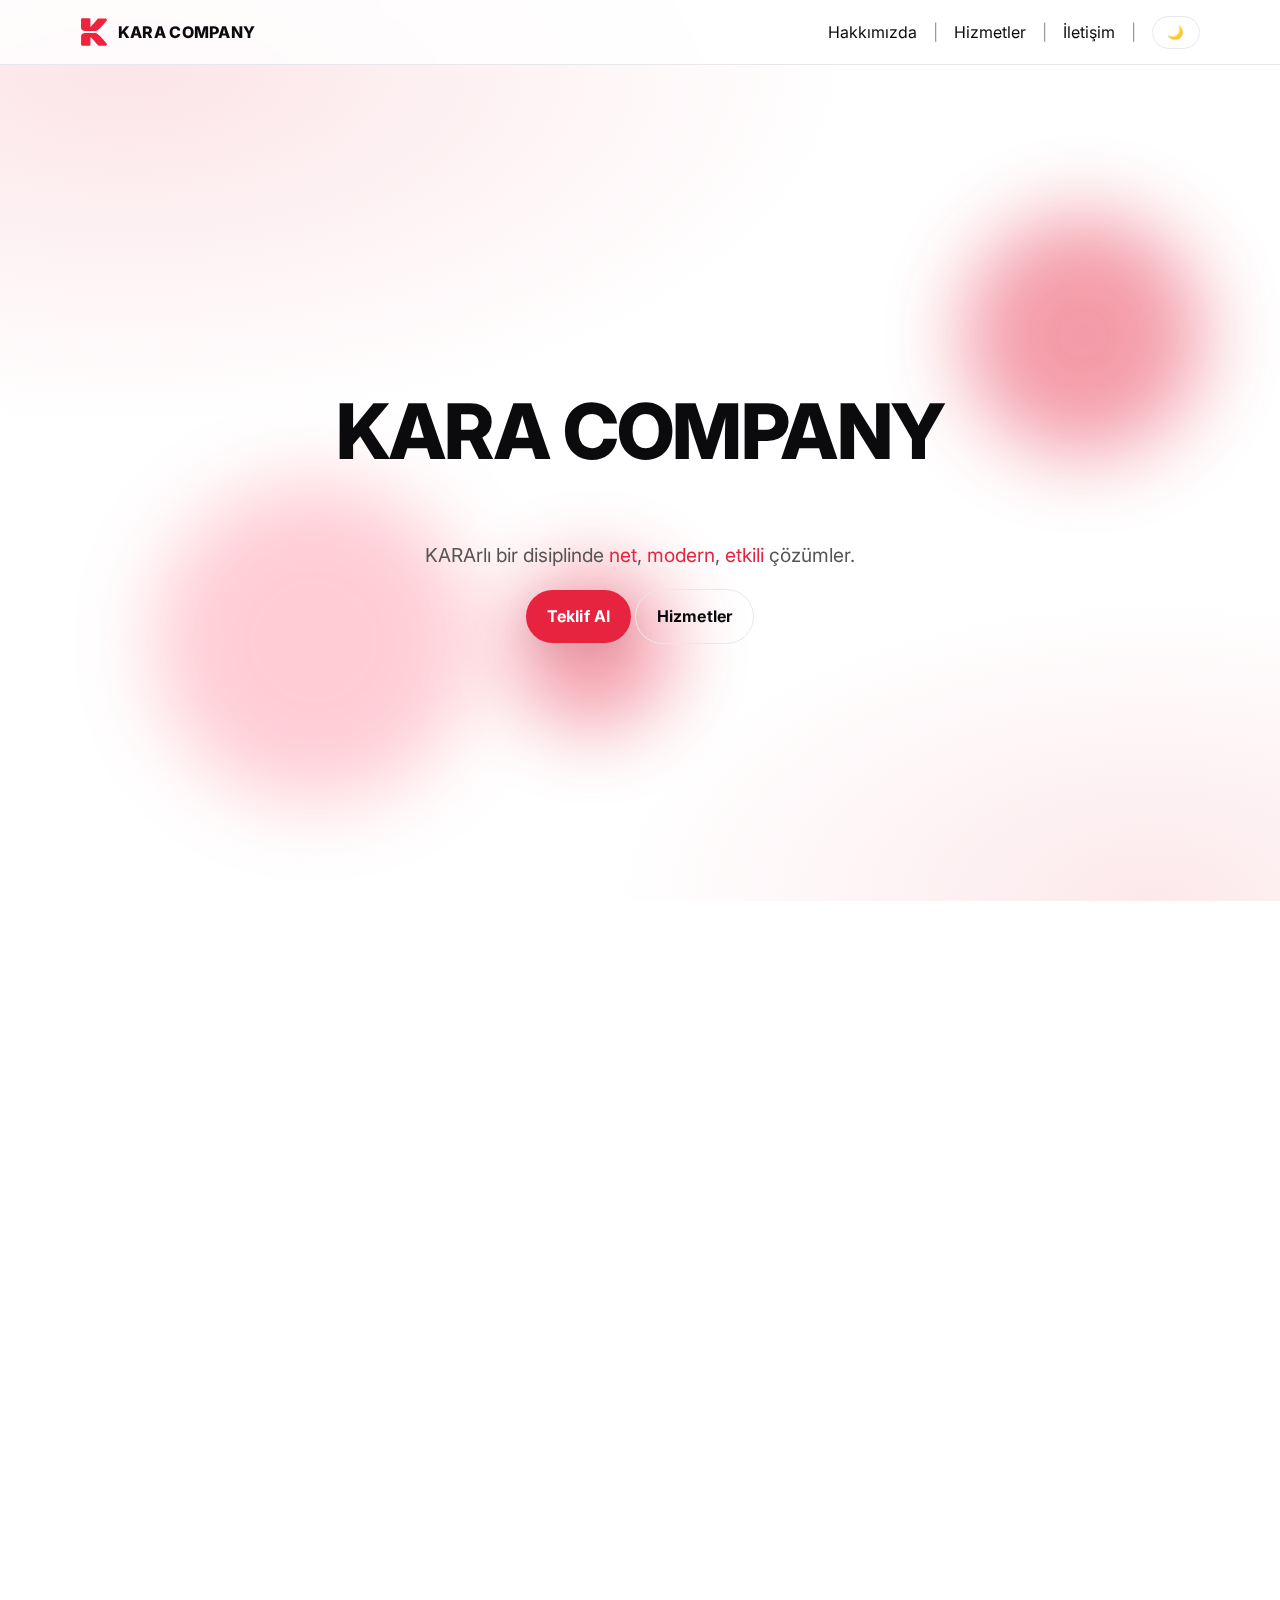
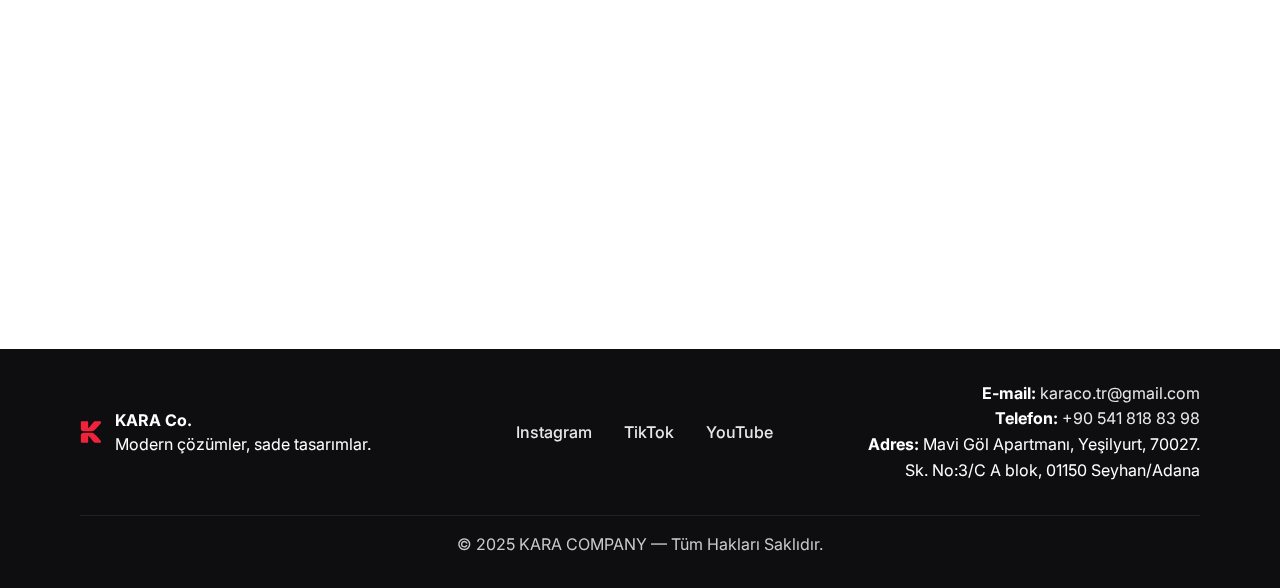
<file: index.html>
<!DOCTYPE html>
<html lang="tr" class="theme-light">
<head>
  <title>KARA COMPANY —  "Again..."</title>
  <meta charset="utf-8">
  <meta name="viewport" content="width=device-width, initial-scale=1">
  <meta name="theme-color" content="#E62440">
  <meta name="description" content="KARA Co. — Modern, sade ve KARArlı bir disiplinde web deneyimleri.">
  <link rel="icon" href="assets/icons/favicon.svg" type="image/svg+xml">
  <link rel="manifest" href="site.webmanifest">
  <link rel="preconnect" href="https://fonts.gstatic.com" crossorigin>
  <link href="https://fonts.googleapis.com/css2?family=Inter:wght@400;600;700;800&display=swap" rel="stylesheet">
  <link rel="stylesheet" href="css/style.css">
</head>
<body>
  <header class="navbar" role="banner">
    <div class="container nav-inner">
      <a href="index.html" class="brand" aria-label="KARA COMPANY anasayfa">
        <img src="assets/icons/logo.svg" alt="KARA Co. Logo" class="brand-logo" />
        <span class="brand-text">KARA COMPANY</span>
      </a>
      <nav class="nav" role="navigation" aria-label="Ana menü">
        <button class="nav-toggle" aria-expanded="false" aria-controls="nav-list" aria-label="Menüyü aç/kapat">
          <span></span><span></span><span></span>
        </button>
        <ul id="nav-list" class="nav-list">
          <li><a href="about.html">Hakkımızda</a></li>
          <li><a href="services.html">Hizmetler</a></li>
          <li><a href="contact.html">İletişim</a></li>
          <li><button id="theme-toggle" class="btn btn--ghost small" aria-pressed="false" aria-label="Tema değiştir">🌙</button></li>
        </ul>
      </nav>
    </div>
  </header>
  <main id="content" class="site-main">
    <!-- HERO -->
    <section class="section hero" data-reveal>
      <div class="hero-bg"></div>
      <div class="container hero-inner">
        <h1 class="display hero-title">KARA COMPANY</h1>
        <p class="lead hero-sub">KARArlı bir disiplinde <span class="accent">net</span>, <span class="accent">modern</span>, <span class="accent">etkili</span> çözümler.</p>
        <div class="cta-group">
          <a class="btn" href="contact.html">Teklif Al</a>
          <a class="btn btn--ghost" href="services.html">Hizmetler</a>
        </div>
      </div>
      <div class="hero-media" aria-hidden="true">
        <div class="hero-orb orb-1"></div>
        <div class="hero-orb orb-2"></div>
        <div class="hero-orb orb-3"></div>
      </div>
    </section>

    <!-- FEATURES -->
    <section class="section section--tight" data-reveal>
      <div class="container">
        <div class="grid grid-3 feature-grid">
          <article class="card tilt" tabindex="0">
            <h3>Ambalaj Çözümleri</h3>
            <p>Markanızı rafta ve dijitalde öne çıkaran sürdürülebilir tasarımlar.</p>
            <a class="link" href="services.html#ambalaj">Keşfet</a>
          </article>
          <article class="card tilt" tabindex="0">
            <h3>Marka Danışmanlığı</h3>
            <p>Net konumlandırma, dil ve görsel sistemler ile bütüncül deneyim.</p>
            <a class="link" href="services.html#danismanlik">Keşfet</a>
          </article>
          <article class="card tilt" tabindex="0">
            <h3>Dijital Tasarım</h3>
            <p>Hızlı, erişilebilir ve premium hisli arayüzler.</p>
            <a class="link" href="services.html#dijital">Keşfet</a>
          </article>
        </div>
      </div>
    </section>

    <!-- STATEMENT -->
    <section class="section statement" data-reveal>
      <div class="container">
        <h2 class="display-sm">Sadelik, incelik ister.</h2>
        <p class="muted max-700">Vizyonumuz

KARA Co. olarak, ambalaj ve tasarım çözümlerinde yalnızca estetik değil, aynı zamanda işlevselliği de ön planda tutan, yenilikçi ve sürdürülebilir ürünler geliştirmeyi hedefliyoruz. Global ölçekte güvenilen, modern ve ilham veren bir marka olmak en büyük vizyonumuzdur.

Misyonumuz

Müşterilerimizin ihtiyaçlarını en iyi şekilde anlayarak; kaliteli, çevre dostu ve yaratıcı ambalaj çözümleri sunuyoruz. Her işimizde sadelik, şeffaflık ve mükemmeliyet anlayışıyla hareket ederek markaların değerini yükseltmeyi misyon edindik.</p>
      </div>
    </section>

    <!-- CTA STRIP -->
    <section class="section strip" data-reveal>
      <div class="container strip-inner">
        <h3>Projenizi birlikte büyütelim.</h3>
        <a class="btn btn--dark" href="contact.html">Bilgi / Teklif Al</a>
      </div>
    </section>
  </main>
  <footer class="footer">
    <div class="container footer-grid">
      <div class="footer-brand">
        <img src="assets/icons/logo.svg" alt="KARA Co. Logo" class="brand-logo small" />
        <div>
          <strong>KARA Co.</strong><br />
          Modern çözümler, sade tasarımlar.
        </div>
      </div>
      <div class="footer-links">
  <a href="https://www.instagram.com/karaco.tr" target="_blank" rel="noopener" aria-label="Instagram">
    <i class="fab fa-instagram"></i> Instagram
  </a>
  <a href="https://www.tiktok.com/@karaco.tr" target="_blank" rel="noopener" aria-label="TikTok">
    <i class="fab fa-tiktok"></i> TikTok
  </a>
  <a href="https://www.youtube.com/@KARACo-tr" target="_blank" rel="noopener" aria-label="YouTube">
    <i class="fab fa-youtube"></i> YouTube
  </a>
</div>
      <div class="footer-contact">
        <div><b>E-mail:</b> <a href="mailto:karaco.tr@gmail.com">karaco.tr@gmail.com</a></div>
        <div><b>Telefon:</b> <a href="tel:+905418188398">+90 541 818 83 98</a></div>
        <div><b>Adres:</b> Mavi Göl Apartmanı, Yeşilyurt, 70027. Sk. No:3/C A blok, 01150 Seyhan/Adana</div>
      </div>
    </div>
    <div class="container footer-note">© 2025 KARA COMPANY — Tüm Hakları Saklıdır.</div>
  </footer>
  <script src="js/main.js"></script>
</body>
</html>
</file>
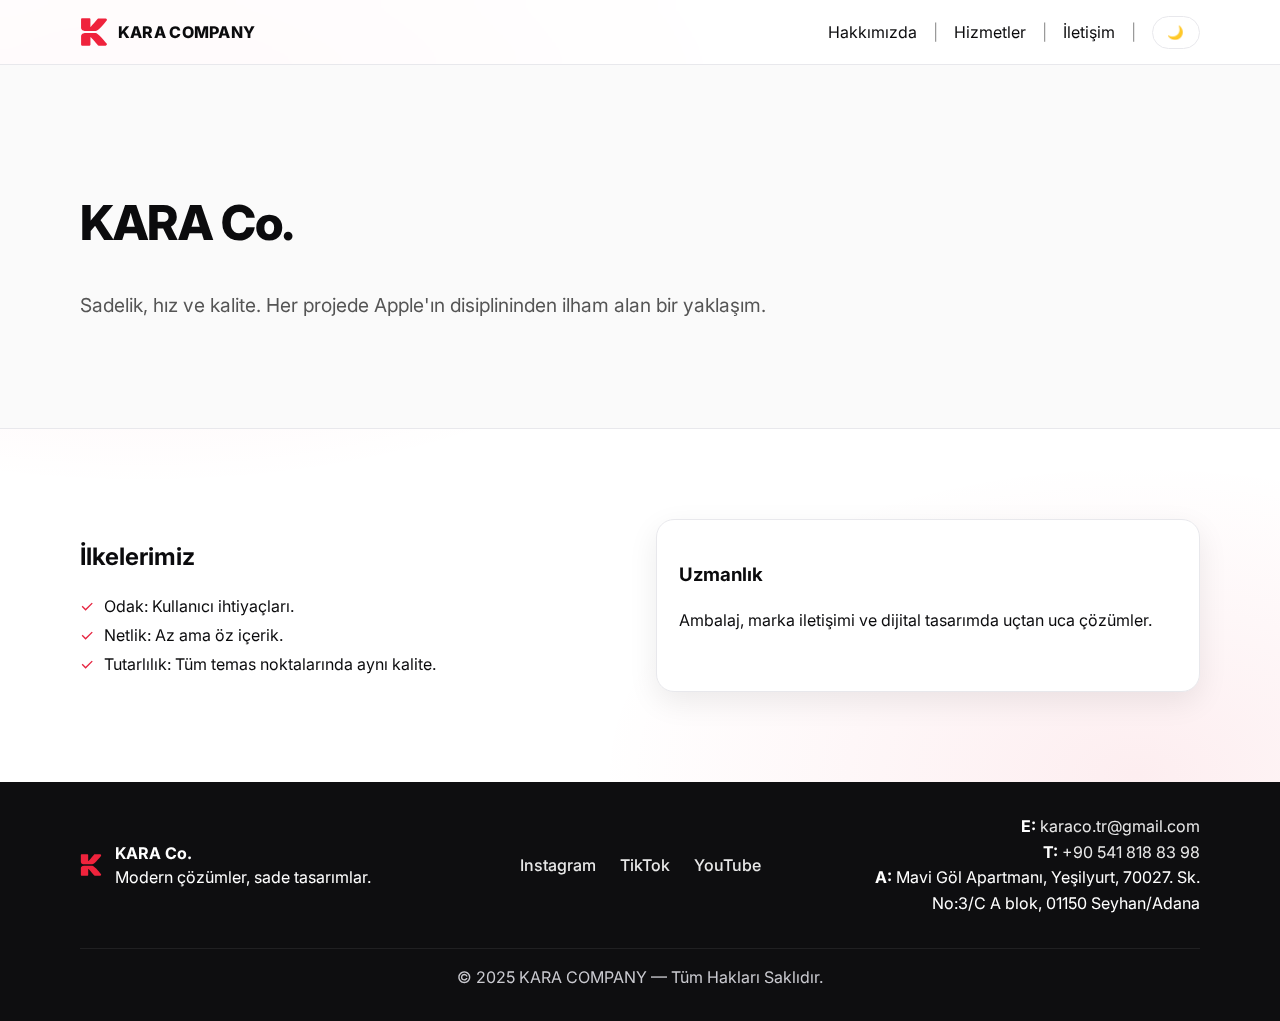
<file: about.html>
<!DOCTYPE html>
<html lang="tr" class="theme-light">
<head>
  <title>Hakkımızda — KARA COMPANY</title>
  <meta charset="utf-8">
  <meta name="viewport" content="width=device-width, initial-scale=1">
  <meta name="theme-color" content="#E62440">
  <meta name="description" content="KARA Co. — Modern, sade ve Apple disiplininde web deneyimleri.">
  <link rel="icon" href="assets/icons/favicon.svg" type="image/svg+xml">
  <link rel="manifest" href="site.webmanifest">
  <link rel="preconnect" href="https://fonts.gstatic.com" crossorigin>
  <link href="https://fonts.googleapis.com/css2?family=Inter:wght@400;600;700;800&display=swap" rel="stylesheet">
  <link rel="stylesheet" href="css/style.css">
</head>
<body>
  <header class="navbar" role="banner">
    <div class="container nav-inner">
      <a href="index.html" class="brand" aria-label="KARA COMPANY anasayfa">
        <img src="assets/icons/logo.svg" alt="KARA Co. Logo" class="brand-logo" />
        <span class="brand-text">KARA COMPANY</span>
      </a>
      <nav class="nav" role="navigation" aria-label="Ana menü">
        <button class="nav-toggle" aria-expanded="false" aria-controls="nav-list" aria-label="Menüyü aç/kapat">
          <span></span><span></span><span></span>
        </button>
        <ul id="nav-list" class="nav-list">
          <li><a href="about.html">Hakkımızda</a></li>
          <li><a href="services.html">Hizmetler</a></li>
          <li><a href="contact.html">İletişim</a></li>
          <li><button id="theme-toggle" class="btn btn--ghost small" aria-pressed="false" aria-label="Tema değiştir">🌙</button></li>
        </ul>
      </nav>
    </div>
  </header>
  <main id="content" class="site-main">
    <section class="section page-hero" data-reveal>
      <div class="container">
        <h1 class="display-sm">KARA Co.</h1>
        <p class="lead max-700">Sadelik, hız ve kalite. Her projede Apple'ın disiplininden ilham alan bir yaklaşım.</p>
      </div>
    </section>

    <section class="section" data-reveal>
      <div class="container grid grid-2">
        <div>
          <h2>İlkelerimiz</h2>
          <ul class="checklist">
            <li>Odak: Kullanıcı ihtiyaçları.</li>
            <li>Netlik: Az ama öz içerik.</li>
            <li>Tutarlılık: Tüm temas noktalarında aynı kalite.</li>
          </ul>
        </div>
        <div class="card">
          <h3>Uzmanlık</h3>
          <p>Ambalaj, marka iletişimi ve dijital tasarımda uçtan uca çözümler.</p>
        </div>
      </div>
    </section>
  </main>
  <footer class="footer">
    <div class="container footer-grid">
      <div class="footer-brand">
        <img src="assets/icons/logo.svg" alt="KARA Co. Logo" class="brand-logo small" />
        <div>
          <strong>KARA Co.</strong><br />
          Modern çözümler, sade tasarımlar.
        </div>
      </div>
      <div class="footer-links">
        <a href="https://www.instagram.com/karaco.tr" target="_blank" rel="noopener" aria-label="Instagram">Instagram</a>
        <a href="https://www.tiktok.com/@karaco.tr" target="_blank" rel="noopener" aria-label="TikTok">TikTok</a>
        <a href="https://www.youtube.com/@KARACo-tr" target="_blank" rel="noopener" aria-label="YouTube">YouTube</a>
      </div>
      <div class="footer-contact">
        <div><b>E:</b> <a href="mailto:karaco.tr@gmail.com">karaco.tr@gmail.com</a></div>
        <div><b>T:</b> <a href="tel:+905418188398">+90 541 818 83 98</a></div>
        <div><b>A:</b> Mavi Göl Apartmanı, Yeşilyurt, 70027. Sk. No:3/C A blok, 01150 Seyhan/Adana</div>
      </div>
    </div>
    <div class="container footer-note">© 2025 KARA COMPANY — Tüm Hakları Saklıdır.</div>
  </footer>
  <script src="js/main.js"></script>
</body>
</html>
</file>
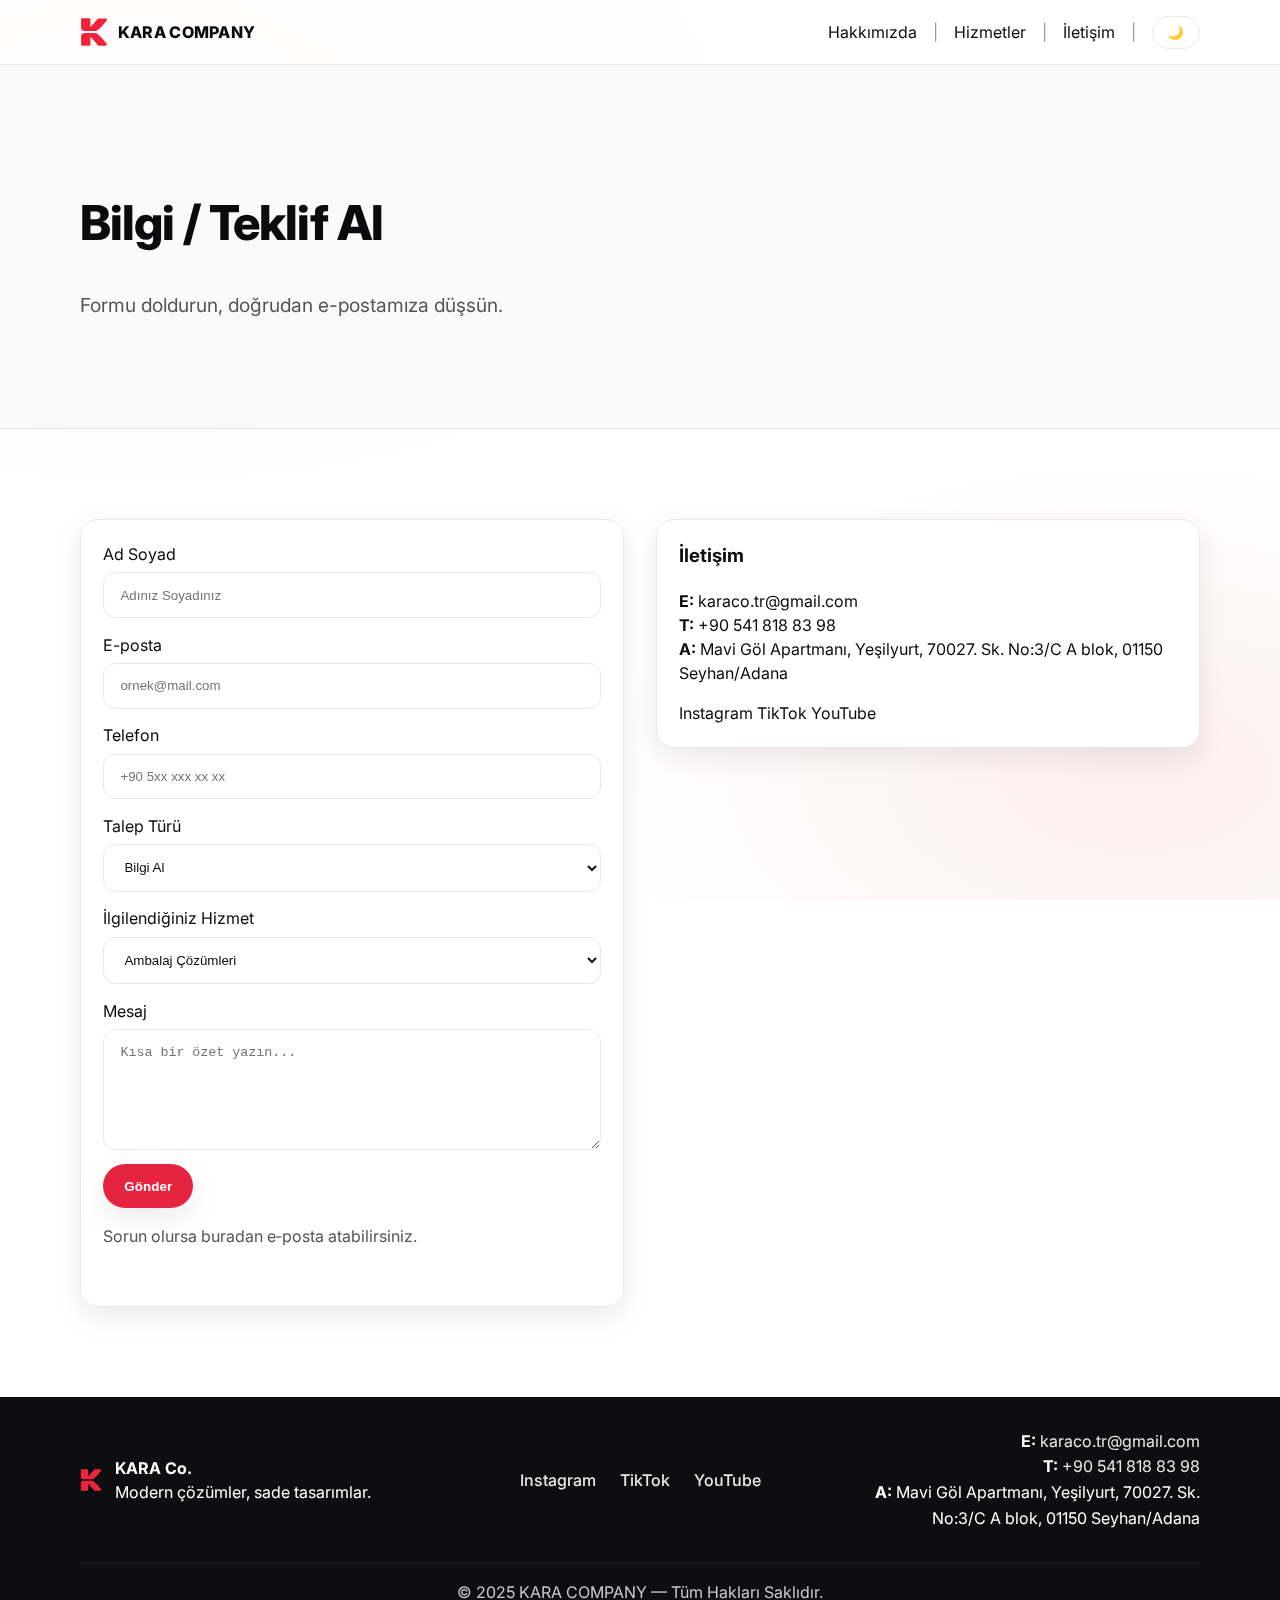
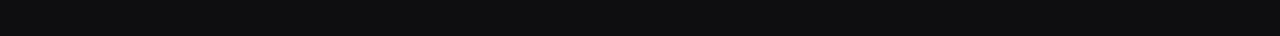
<file: contact.html>
<!DOCTYPE html>
<html lang="tr" class="theme-light">
<head>
  <title>İletişim — KARA COMPANY</title>
  <meta charset="utf-8">
  <meta name="viewport" content="width=device-width, initial-scale=1">
  <meta name="theme-color" content="#E62440">
  <meta name="description" content="KARA Co. — Modern, sade ve Apple disiplininde web deneyimleri.">
  <link rel="icon" href="assets/icons/favicon.svg" type="image/svg+xml">
  <link rel="manifest" href="site.webmanifest">
  <link rel="preconnect" href="https://fonts.gstatic.com" crossorigin>
  <link href="https://fonts.googleapis.com/css2?family=Inter:wght@400;600;700;800&display=swap" rel="stylesheet">
  <link rel="stylesheet" href="css/style.css">
</head>
<body>
  <header class="navbar" role="banner">
    <div class="container nav-inner">
      <a href="index.html" class="brand" aria-label="KARA COMPANY anasayfa">
        <img src="assets/icons/logo.svg" alt="KARA Co. Logo" class="brand-logo" />
        <span class="brand-text">KARA COMPANY</span>
      </a>
      <nav class="nav" role="navigation" aria-label="Ana menü">
        <button class="nav-toggle" aria-expanded="false" aria-controls="nav-list" aria-label="Menüyü aç/kapat">
          <span></span><span></span><span></span>
        </button>
        <ul id="nav-list" class="nav-list">
          <li><a href="about.html">Hakkımızda</a></li>
          <li><a href="services.html">Hizmetler</a></li>
          <li><a href="contact.html">İletişim</a></li>
          <li><button id="theme-toggle" class="btn btn--ghost small" aria-pressed="false" aria-label="Tema değiştir">🌙</button></li>
        </ul>
      </nav>
    </div>
  </header>
  <main id="content" class="site-main">
    <section class="section page-hero" data-reveal>
      <div class="container">
        <h1 class="display-sm">Bilgi / Teklif Al</h1>
        <p class="lead">Formu doldurun, doğrudan e-postamıza düşsün.</p>
      </div>
    </section>

    <section class="section" data-reveal>
      <div class="container grid grid-2 align-start">
        <form id="contact-form" class="form card" novalidate>
          <!-- Formspree: endpoint URL'nizi bu gizli input'a yapıştırın -->
          <input type="hidden" name="_formspree" value="">

          <label>
            <span>Ad Soyad</span>
            <input name="name" type="text" placeholder="Adınız Soyadınız" required>
          </label>

          <label>
            <span>E-posta</span>
            <input name="email" type="email" placeholder="ornek@mail.com" required>
          </label>

          <label>
            <span>Telefon</span>
            <input name="phone" type="tel" placeholder="+90 5xx xxx xx xx">
          </label>

          <label>
            <span>Talep Türü</span>
            <select name="requestType" required>
              <option value="Bilgi Al">Bilgi Al</option>
              <option value="Teklif Al">Teklif Al</option>
            </select>
          </label>

          <label>
            <span>İlgilendiğiniz Hizmet</span>
            <select name="service">
              <option>Ambalaj Çözümleri</option>
              <option>Marka Danışmanlığı</option>
              <option>Dijital Tasarım</option>
            </select>
          </label>

          <label>
            <span>Mesaj</span>
            <textarea name="message" rows="6" placeholder="Kısa bir özet yazın..." required></textarea>
          </label>

          <button class="btn" type="submit">Gönder</button>
          <p class="form-note muted">Sorun olursa <a href="mailto:karaco.tr@gmail.com?subject=Web%20Form&body=Ad%3A%20...%0AEmail%3A%20...%0ATelefon%3A%20...%0ATalep%3A%20Bilgi/Teklif%0AHizmet%3A%20...%0AMesaj%3A%20...">buradan e‑posta</a> atabilirsiniz.</p>

          <div id="form-status" class="form-status" role="status" aria-live="polite"></div>
        </form>

        <aside class="card contact-block">
          <h3>İletişim</h3>
          <p><b>E:</b> <a href="mailto:karaco.tr@gmail.com">karaco.tr@gmail.com</a><br>
          <b>T:</b> <a href="tel:+905418188398">+90 541 818 83 98</a><br>
          <b>A:</b> Mavi Göl Apartmanı, Yeşilyurt, 70027. Sk. No:3/C A blok, 01150 Seyhan/Adana</p>
          <div class="socials">
            <a href="https://www.instagram.com/karaco.tr" target="_blank" rel="noopener">Instagram</a>
            <a href="https://www.tiktok.com/@karaco.tr" target="_blank" rel="noopener">TikTok</a>
            <a href="https://www.youtube.com/@KARACo-tr" target="_blank" rel="noopener">YouTube</a>
          </div>
        </aside>
      </div>
    </section>
  </main>
  <footer class="footer">
    <div class="container footer-grid">
      <div class="footer-brand">
        <img src="assets/icons/logo.svg" alt="KARA Co. Logo" class="brand-logo small" />
        <div>
          <strong>KARA Co.</strong><br />
          Modern çözümler, sade tasarımlar.
        </div>
      </div>
      <div class="footer-links">
        <a href="https://www.instagram.com/karaco.tr" target="_blank" rel="noopener" aria-label="Instagram">Instagram</a>
        <a href="https://www.tiktok.com/@karaco.tr" target="_blank" rel="noopener" aria-label="TikTok">TikTok</a>
        <a href="https://www.youtube.com/@KARACo-tr" target="_blank" rel="noopener" aria-label="YouTube">YouTube</a>
      </div>
      <div class="footer-contact">
        <div><b>E:</b> <a href="mailto:karaco.tr@gmail.com">karaco.tr@gmail.com</a></div>
        <div><b>T:</b> <a href="tel:+905418188398">+90 541 818 83 98</a></div>
        <div><b>A:</b> Mavi Göl Apartmanı, Yeşilyurt, 70027. Sk. No:3/C A blok, 01150 Seyhan/Adana</div>
      </div>
    </div>
    <div class="container footer-note">© 2025 KARA COMPANY — Tüm Hakları Saklıdır.</div>
  </footer>
  <script src="js/main.js"></script>
</body>
</html>
</file>
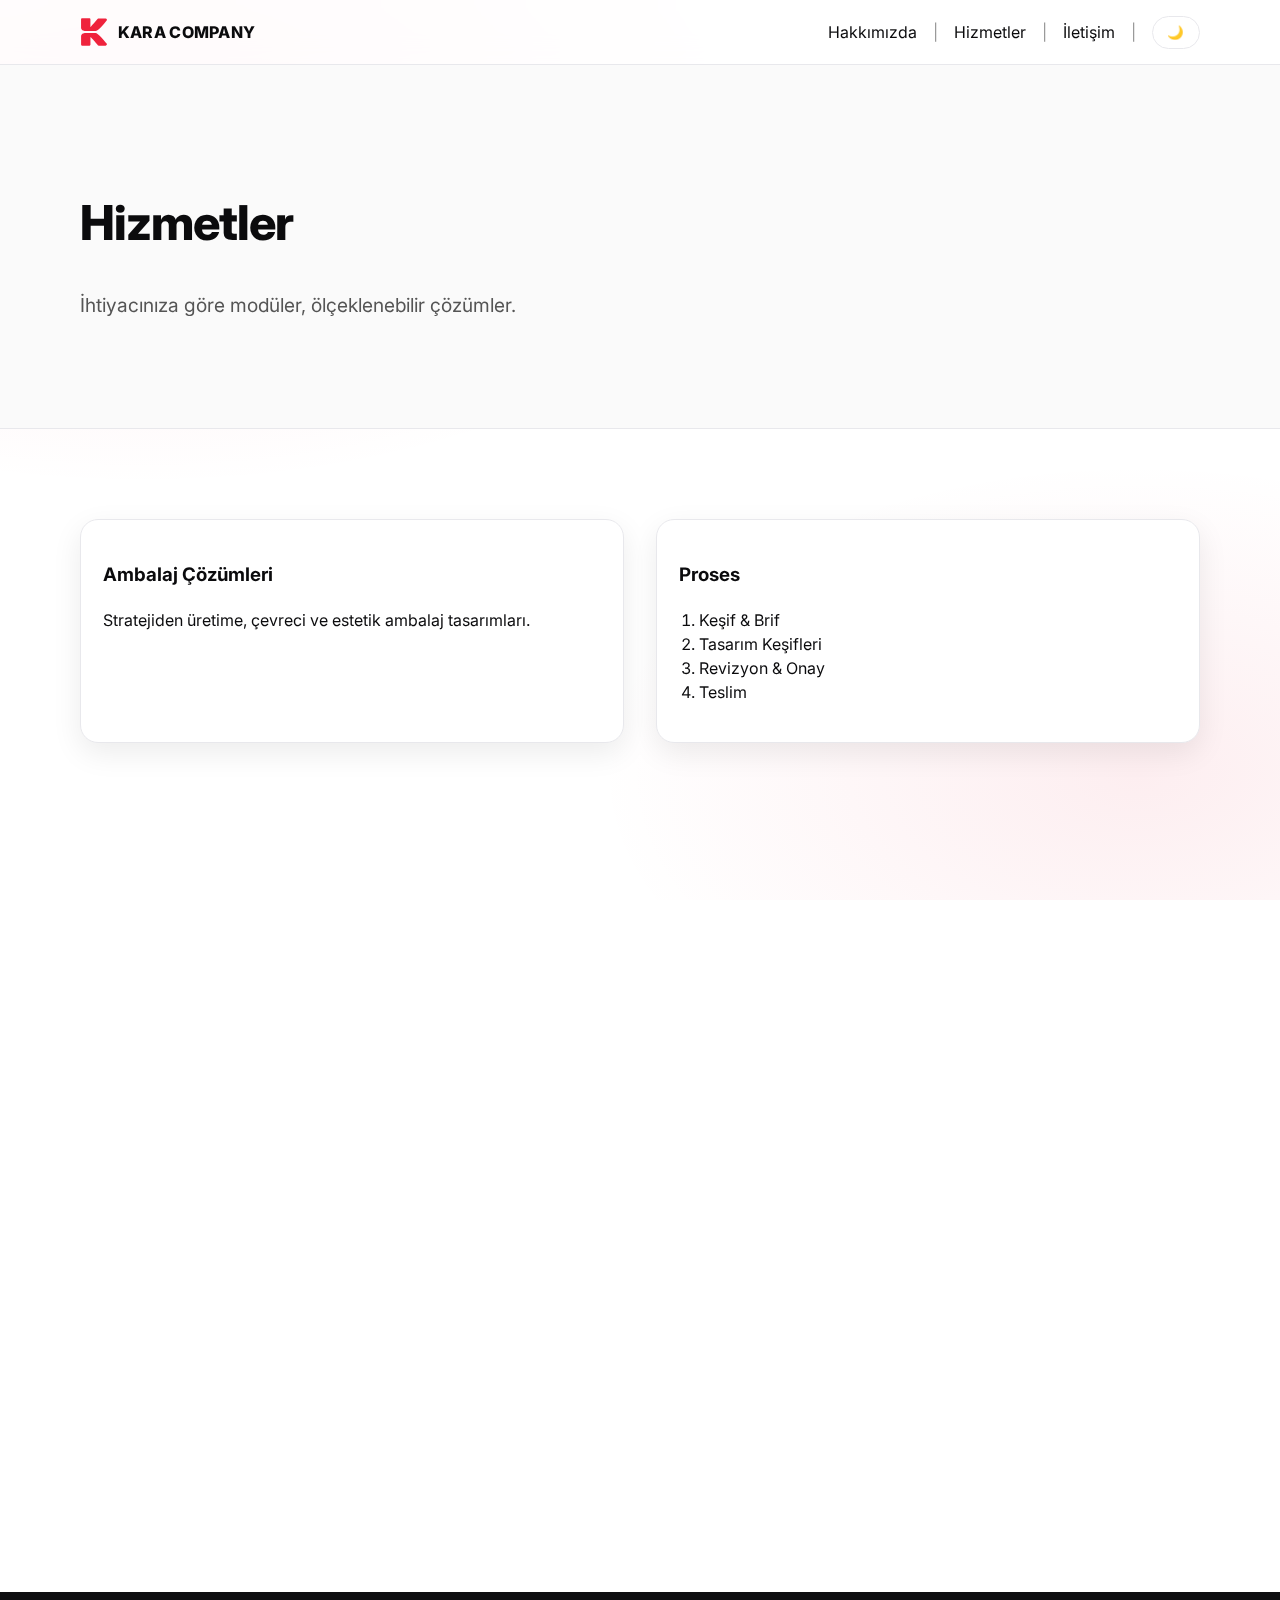
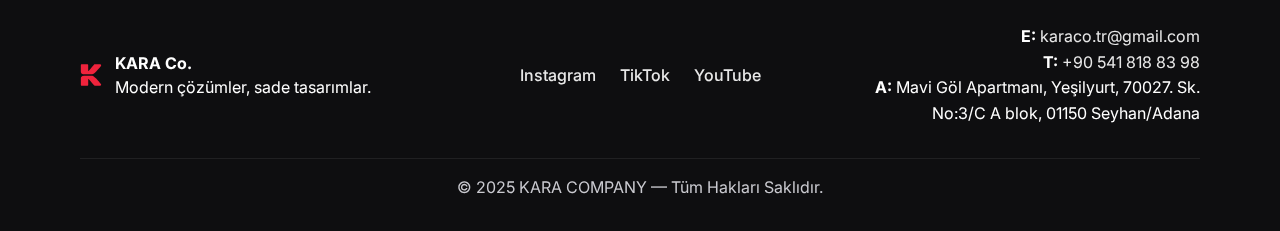
<file: services.html>
<!DOCTYPE html>
<html lang="tr" class="theme-light">
<head>
  <title>Hizmetler — KARA COMPANY</title>
  <meta charset="utf-8">
  <meta name="viewport" content="width=device-width, initial-scale=1">
  <meta name="theme-color" content="#E62440">
  <meta name="description" content="KARA Co. — Modern, sade ve Apple disiplininde web deneyimleri.">
  <link rel="icon" href="assets/icons/favicon.svg" type="image/svg+xml">
  <link rel="manifest" href="site.webmanifest">
  <link rel="preconnect" href="https://fonts.gstatic.com" crossorigin>
  <link href="https://fonts.googleapis.com/css2?family=Inter:wght@400;600;700;800&display=swap" rel="stylesheet">
  <link rel="stylesheet" href="css/style.css">
</head>
<body>
  <header class="navbar" role="banner">
    <div class="container nav-inner">
      <a href="index.html" class="brand" aria-label="KARA COMPANY anasayfa">
        <img src="assets/icons/logo.svg" alt="KARA Co. Logo" class="brand-logo" />
        <span class="brand-text">KARA COMPANY</span>
      </a>
      <nav class="nav" role="navigation" aria-label="Ana menü">
        <button class="nav-toggle" aria-expanded="false" aria-controls="nav-list" aria-label="Menüyü aç/kapat">
          <span></span><span></span><span></span>
        </button>
        <ul id="nav-list" class="nav-list">
          <li><a href="about.html">Hakkımızda</a></li>
          <li><a href="services.html">Hizmetler</a></li>
          <li><a href="contact.html">İletişim</a></li>
          <li><button id="theme-toggle" class="btn btn--ghost small" aria-pressed="false" aria-label="Tema değiştir">🌙</button></li>
        </ul>
      </nav>
    </div>
  </header>
  <main id="content" class="site-main">
    <section class="section page-hero" data-reveal>
      <div class="container">
        <h1 class="display-sm">Hizmetler</h1>
        <p class="lead">İhtiyacınıza göre modüler, ölçeklenebilir çözümler.</p>
      </div>
    </section>

    <section class="section" data-reveal id="ambalaj">
      <div class="container grid grid-2">
        <div class="card tilt">
          <h3>Ambalaj Çözümleri</h3>
          <p>Stratejiden üretime, çevreci ve estetik ambalaj tasarımları.</p>
        </div>
        <div class="card">
          <h3>Proses</h3>
          <ol class="steps">
            <li>Keşif & Brif</li>
            <li>Tasarım Keşifleri</li>
            <li>Revizyon & Onay</li>
            <li>Teslim</li>
          </ol>
        </div>
      </div>
    </section>

    <section class="section" data-reveal id="danismanlik">
      <div class="container grid grid-2">
        <div class="card tilt">
          <h3>Marka Danışmanlığı</h3>
          <p>Konumlandırma, dil, görsel kimlik; ölçülebilir çıktılarla.</p>
        </div>
        <div class="card">
          <h3>Çıktılar</h3>
          <ul class="bullets">
            <li>Marka kılavuzu</li>
            <li>Sosyal medya setleri</li>
            <li>Kampanya mesaj haritası</li>
          </ul>
        </div>
      </div>
    </section>

    <section class="section" data-reveal id="dijital">
      <div class="container grid grid-2">
        <div class="card tilt">
          <h3>Dijital Tasarım</h3>
          <p>Web, landing page, e-ticaret, e-mail setleri.</p>
        </div>
        <div class="card">
          <h3>Teknoloji</h3>
          <ul class="bullets">
            <li>HTML/CSS/JS (hafif ve hızlı)</li>
            <li>GSAP/Intersection Observer ile animasyon</li>
            <li>Erişilebilirlik ve SEO odaklı</li>
          </ul>
        </div>
      </div>
    </section>
  </main>
  <footer class="footer">
    <div class="container footer-grid">
      <div class="footer-brand">
        <img src="assets/icons/logo.svg" alt="KARA Co. Logo" class="brand-logo small" />
        <div>
          <strong>KARA Co.</strong><br />
          Modern çözümler, sade tasarımlar.
        </div>
      </div>
      <div class="footer-links">
        <a href="https://www.instagram.com/karaco.tr" target="_blank" rel="noopener" aria-label="Instagram">Instagram</a>
        <a href="https://www.tiktok.com/@karaco.tr" target="_blank" rel="noopener" aria-label="TikTok">TikTok</a>
        <a href="https://www.youtube.com/@KARACo-tr" target="_blank" rel="noopener" aria-label="YouTube">YouTube</a>
      </div>
      <div class="footer-contact">
        <div><b>E:</b> <a href="mailto:karaco.tr@gmail.com">karaco.tr@gmail.com</a></div>
        <div><b>T:</b> <a href="tel:+905418188398">+90 541 818 83 98</a></div>
        <div><b>A:</b> Mavi Göl Apartmanı, Yeşilyurt, 70027. Sk. No:3/C A blok, 01150 Seyhan/Adana</div>
      </div>
    </div>
    <div class="container footer-note">© 2025 KARA COMPANY — Tüm Hakları Saklıdır.</div>
  </footer>
  <script src="js/main.js"></script>
</body>
</html>
</file>
<file: css/style.css>
/* ==================================
   THEME TOKENS
================================== */
:root {
  --brand-red: #E62440;
  --brand-cream: #f2f2ff;
}

/* Light / Dark palettes */
.theme-light {
  --bg: #FFFFFF;
  --bg-soft: #FAFAFA;
  --surface: #FFFFFF;
  --text: #0B0B0D;
  --text-muted: #555;
  --border: #E8E8EC;
  --shadow: 0 10px 30px rgba(0,0,0,.08);

  /* ✅ Global bg glow yoğunlukları (light) */
  --bg-glow-1: rgba(230,36,64,.10);
  --bg-glow-2: rgba(230,36,64,.08);
}
.theme-dark {
  --bg: #0D0D10;
  --bg-soft: #0F1115;
  --surface: #0F1115;
  --text: #F5F5F7;
  --text-muted: #B5B6BA;
  --border: #2A2D34;
  --shadow: 0 10px 40px rgba(0,0,0,.6);

  /* ✅ Global bg glow yoğunlukları (dark) */
  --bg-glow-1: rgba(230,36,64,.22);
  --bg-glow-2: rgba(230,36,64,.16);
}

/* Motion preference */
@media (prefers-reduced-motion: no-preference) { :root { --reveal-dur: 900ms; } }
@media (prefers-reduced-motion: reduce) { :root { --reveal-dur: 0ms; } }

/* Base */
* { box-sizing: border-box; }
html, body { height: 100%; }
html { scroll-behavior: smooth; }
body {
  margin: 0;
  font-family: Inter, -apple-system, BlinkMacSystemFont, 'Segoe UI', Roboto, Ubuntu, Cantarell, 'Helvetica Neue', Arial, 'Apple Color Emoji', 'Segoe UI Emoji', 'Segoe UI Symbol', sans-serif;
  line-height: 1.5;
  color: var(--text);

  /* ✅ Tüm sayfa için hafif, dinamik arka plan */
  background:
    radial-gradient(1100px 600px at 8% 10%, var(--bg-glow-1), transparent 60%),
    radial-gradient(900px 520px at 92% 90%, var(--bg-glow-2), transparent 60%),
    var(--bg);
  background-attachment: fixed, fixed, fixed;
  background-size: 140% 140%, 140% 140%, auto;
  background-position: 0% 0%, 100% 100%, 0 0;
  animation: moveWaves 15s ease-in-out infinite alternate;

  transition: background .35s ease, color .35s ease;
}

/* Reduced motion: animasyonu kapat */
@media (prefers-reduced-motion: reduce){
  body { animation: none !important; }
}

/* Layout helpers */
.container { width: min(1120px, 92vw); margin-inline: auto; }
.section { padding: clamp(3rem, 7vw, 6rem) 0; position: relative; }
.section--tight { padding: clamp(2rem, 5vw, 3.5rem) 0; }
.grid { display: grid; gap: 2rem; }
.grid-2 { grid-template-columns: repeat(2, minmax(0, 1fr)); }
.grid-3 { grid-template-columns: repeat(3, minmax(0, 1fr)); }
.align-start { align-items: start; }
@media (max-width: 900px){ .grid-2, .grid-3 { grid-template-columns: 1fr; }}

/* Type scale */
.display { font-size: clamp(2.8rem, 6vw, 5rem); font-weight: 800; letter-spacing: -0.02em; }
.display-sm { font-size: clamp(2rem, 4vw, 3rem); font-weight: 800; letter-spacing: -0.02em; }
.lead { font-size: clamp(1.05rem, 1.5vw, 1.25rem); color: var(--text-muted); }
.muted { color: var(--text-muted); }
.max-600 { max-width: 600px; }
.max-700 { max-width: 700px; }
.accent { color: var(--brand-red); }

/* Links & Buttons */
a { color: inherit; text-decoration: none; }
.link { color: var(--brand-red); font-weight: 600; position: relative; }
.link::after { content:""; position:absolute; left:0; right:0; bottom:-2px; height:2px; background: var(--brand-red); transform: scaleX(0); transform-origin:left; transition: transform .3s; }
.link:hover::after { transform: scaleX(1); }

.btn {
  display:inline-flex; align-items:center; justify-content:center; gap:.5rem;
  padding:.9rem 1.3rem; border-radius:999px; font-weight:700; letter-spacing:.01em;
  background: var(--brand-red); color: #fff; border: 0; box-shadow: var(--shadow);
  transform: translateZ(0); transition: transform .25s ease, box-shadow .25s ease, background .25s ease;
}
.btn:hover { transform: translateY(-2px); }
.btn:active { transform: translateY(0); }
.btn--ghost { background: transparent; color: var(--text); border: 1px solid var(--border); box-shadow: none; }
.btn--dark { background:#111; color:#fff; }
.btn.small { padding:.5rem .9rem; font-weight: 600; }

/* Navbar */
.navbar {
  position: sticky; top:0; z-index: 1000;
  background: color-mix(in oklab, var(--surface), transparent 20%);
  -webkit-backdrop-filter: saturate(180%) blur(12px);
  backdrop-filter: saturate(180%) blur(12px);
  border-bottom: 1px solid var(--border);
}
.nav-inner{ display:flex; align-items:center; justify-content:space-between; min-height:64px; }
.brand { display:flex; gap:.6rem; align-items:center; font-weight:800; letter-spacing:.02em; }
.brand-logo { width:28px; height:28px; }
.brand-logo.small { width:22px; height:22px; }
.brand-text { display:none; font-weight:800; }
@media (min-width:520px){ .brand-text{ display:inline; }}

/* ✅ Bullet kaldırma + ayırıcı ekleme */
.nav { position: relative; }
.nav-list {
  display:flex;
  gap:1rem;
  align-items:center;
  list-style: none;
  margin: 0;
  padding: 0;
}
.nav-list li {
  list-style: none;
  position: relative;
}

/* Ayırıcı çizgi ekleme */
.nav-list li:not(:last-child)::after {
  content: "|";
  margin-left: 1rem;
  color: var(--text-muted);
  opacity: 0.6;
}

.nav-toggle { display:none; background:none; border:0; padding:.5rem; }
.nav-toggle span { display:block; width:22px; height:2px; background:var(--text); margin:.3rem 0; transition:.3s; }

@media (max-width: 820px){
  .nav-toggle{ display:block; }
  .nav-list{
    position:absolute; right:0; top: 110%; width: 60vw; max-width: 320px;
    background: var(--surface); border:1px solid var(--border); box-shadow: var(--shadow); padding:.8rem;
    display:none; flex-direction:column; align-items:stretch; gap:.4rem; border-radius:14px;
    list-style: none;
  }
  .nav-list li:not(:last-child)::after {
    content: none; /* mobil menüde ayırıcı çizgi olmasın */
  }
  .nav-list.open{ display:flex; }
}

/* Hero */
.hero {
  min-height: calc(100vh - 64px);
  display:flex; align-items:center; overflow:hidden; background: var(--surface);
}
.hero-bg {
  position:absolute; inset:0; pointer-events:none;
  background:
    radial-gradient(1200px 600px at 10% 0%, rgba(230,36,64,.12), rgba(255,252,242,0) 60%),
    radial-gradient(900px 500px at 90% 100%, rgba(230,36,64,.10), rgba(255,252,242,0) 60%);
}
.theme-dark .hero-bg {
  background:
    radial-gradient(1200px 600px at 10% 0%, rgba(230,36,64,.25), rgba(16,16,18,0) 60%),
    radial-gradient(900px 500px at 90% 100%, rgba(230,36,64,.18), rgba(16,16,18,0) 60%);
}
.hero-inner { position:relative; z-index:1; text-align:center; will-change: transform, opacity; }
.hero-title, .hero-sub { will-change: transform, opacity; }

.hero-media .hero-orb{
  position:absolute; border-radius:50%; filter: blur(40px); opacity:.45; transform: translateZ(0);
}
.orb-1 { width: 240px; height: 240px; background: #E62440; right: 6%; top: 18%; }
.orb-2 { width: 320px; height: 320px; background: #FF8FA1; left: 12%; bottom: 12%; opacity: .25; }
.orb-3 { width: 160px; height: 160px; background: #E62440; left: 40%; top: 60%; opacity: .18; }

/* Cards */
.card {
  background: var(--surface); border: 1px solid var(--border); border-radius: 18px; padding: 1.4rem;
  box-shadow: var(--shadow);
  transition: transform .25s ease, box-shadow .25s ease;
}
.card:hover { transform: translateY(-4px); box-shadow: 0 16px 40px rgba(0,0,0,.12); }

/* Lists */
.checklist { list-style:none; padding-left:0; }
.checklist li{ margin: .3rem 0; }
.checklist li::before{ content:"✓"; color: var(--brand-red); margin-right: .6rem; }
.steps, .bullets { padding-left: 1.2rem; }

/* CTA strip */
.strip { background: var(--brand-cream); color: #111; }
.theme-dark .strip { background: #15171B; color: var(--text); }
.strip-inner { display:flex; align-items:center; justify-content: space-between; gap: 1rem; }
@media (max-width:640px){ .strip-inner{ flex-direction:column; text-align:center; }}

/* Forms */
.form label { display:grid; gap:.4rem; margin-bottom: .9rem; }
.form input, .form select, .form textarea {
  width:100%; padding:.9rem 1rem; border-radius:12px; border:1px solid var(--border); background:var(--surface);
  outline:none; transition:border .2s ease, box-shadow .2s ease;
  color: var(--text);
}
.form input:focus, .form select:focus, .form textarea:focus {
  border-color: var(--brand-red);
  box-shadow: 0 0 0 3px rgba(230,36,64,.15);
}
.form-status { margin-top:.8rem; min-height:1.2rem; }
.contact-block h3{ margin-top:0; }

/* Footer */
.footer { 
  background: #0E0E10; 
  color:#fff; 
}
.footer-grid { 
  display:grid; 
  gap:2rem; 
  grid-template-columns: 1fr 1fr 1fr; /* eşit kolon */
  padding: 2rem 0; 
  align-items: center;
}
.footer a { 
  color: #fff; 
  opacity:.9; 
  transition: color .3s, transform .3s; 
}
.footer a:hover { 
  opacity:1; 
}
.footer-brand { 
  display:flex; 
  gap:.8rem; 
  align-items:center; 
}
.footer-note { 
  padding: 1rem 0 2rem; 
  color:#C9C9CF; 
  border-top: 1px solid rgba(255,255,255,.08); 
  text-align: center;
}

/* ✅ Ortadaki sosyal medya linkleri */
.footer-links {
  display: flex;
  justify-content: center;
  gap: 1.5rem;
}
.footer-links a {
  font-weight: 500;
  display: flex;
  align-items: center;
  gap: .5rem;
}
.footer-links a:hover {
  color: var(--brand-red); /* markanın rengi */
  transform: translateY(-2px);
}

/* ✅ Sağ taraf */
.footer-contact {
  text-align: right;
  line-height: 1.6;
}
.footer-contact b { color: #fff; }

/* ✅ Responsive */
@media (max-width: 900px){
  .footer-grid { grid-template-columns: 1fr; text-align: center; }
  .footer-contact { text-align: center; }
  .footer-links { justify-content: center; margin: 1rem 0; }
}

/* Reveal on scroll */
[data-reveal] { opacity:0; transform: translateY(24px); will-change: transform, opacity; }
[data-reveal].is-visible { opacity:1; transform:none; transition: opacity var(--reveal-dur) ease, transform var(--reveal-dur) ease; }

/* Tilt hover */
.tilt { transform-style: preserve-3d; perspective: 1000px; }
.tilt:hover { box-shadow: 0 16px 44px rgba(0,0,0,.14); }

/* Page hero */
.page-hero { background: var(--bg-soft); border-bottom: 1px solid var(--border); }

/* ================================
   ✅ Global Background Animation
================================ */
@keyframes bgFloat {
  0%   { background-position: 0% 0%, 100% 100%, 0 0; }
  50%  { background-position: 4% 2%, 96% 98%, 0 0; }
  100% { background-position: 0% 0%, 100% 100%, 0 0; }
}
</file>
